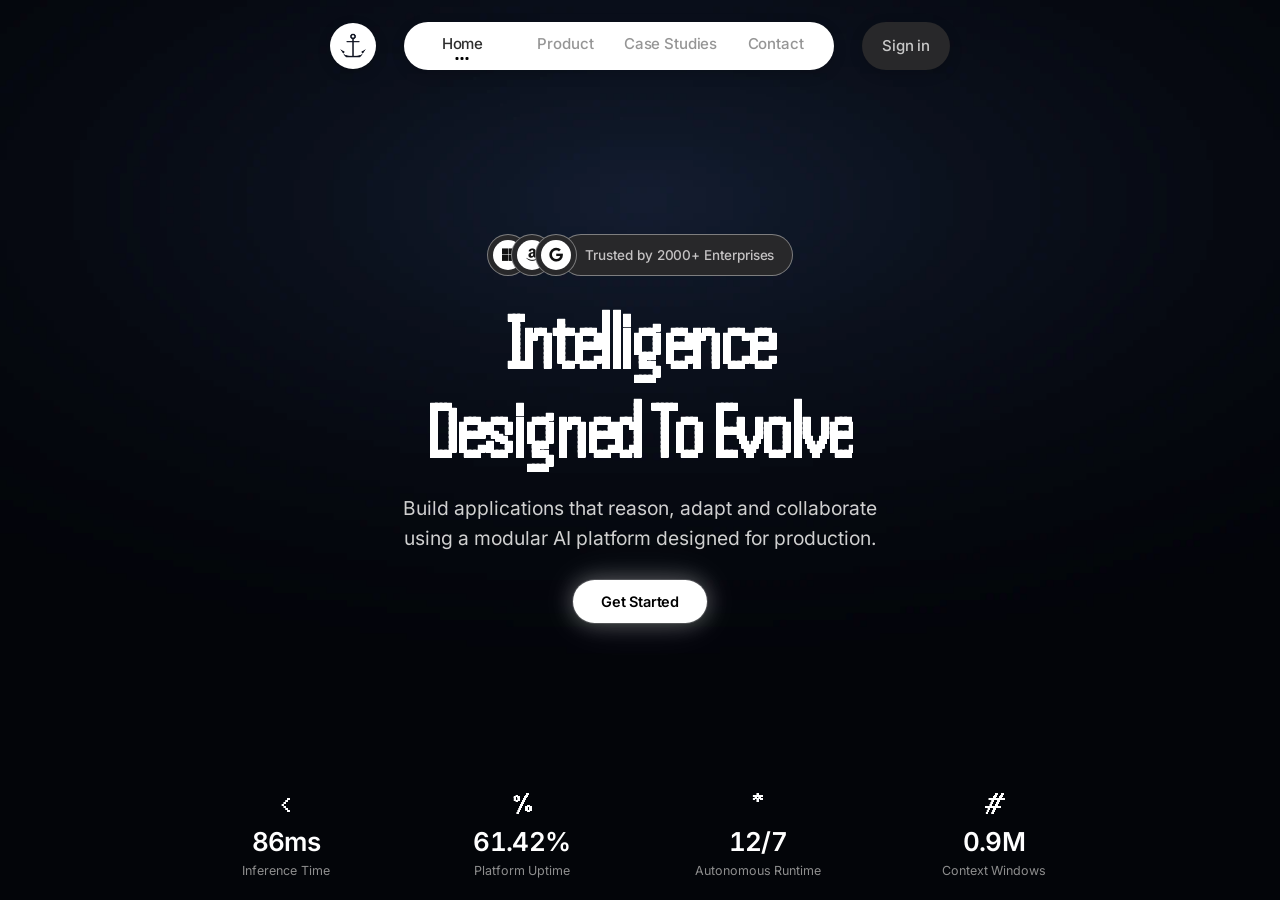
<file: anchor-website/index.html>
<!doctype html>
<html lang="en">
<head>
<meta charset="utf-8">
<meta name="viewport" content="width=device-width, initial-scale=1">
<title>Intelligence Designed To Evolve</title>

<!-- Self-hosted fonts (Inter + Handjet) and Font Awesome brands — no CDN dependency -->
<link rel="stylesheet" href="fonts/fonts.css">
<link rel="stylesheet" href="vendor/fontawesome/css/fontawesome.min.css">
<link rel="stylesheet" href="vendor/fontawesome/css/brands.min.css">

<link rel="stylesheet" href="styles.css">
</head>
<body>

  <!-- Background video -->
  <div class="bg">
    <video class="bg-video" autoplay muted loop playsinline
      poster="assets/poster.webp" preload="auto">
      <source
        src="https://d8j0ntlcm91z4.cloudfront.net/user_38xzZboKViGWJOttwIXH07lWA1P/hf_20260809_012548_ef22562c-c0ae-4816-ad9d-f8922af4e6a7.mp4"
        type="video/mp4"
      />
    </video>
  </div>

  <div class="page">

    <!-- 1) Header -->
    <header class="header">
      <a class="logo" href="#" aria-label="Home">
        <img src="assets/logo.webp" alt="" width="52" height="52">
      </a>

      <nav class="nav-pill" aria-label="Primary">
        <a class="nav-link active" href="#">Home</a>
        <a class="nav-link" href="#">Product</a>
        <a class="nav-link" href="#">Case Studies</a>
        <a class="nav-link" href="#">Contact</a>
      </nav>

      <a class="signin" href="#">Sign in</a>

      <button class="burger" type="button" aria-label="Open menu"
        aria-expanded="false" aria-controls="mobile-menu">
        <span></span><span></span><span></span>
      </button>
    </header>

    <!-- 2) Hero -->
    <main class="hero">
      <div class="trust anim" style="--d:0.05s">
        <div class="avatars">
          <span class="avatar a1"><i class="fa-brands fa-microsoft" aria-hidden="true"></i></span>
          <span class="avatar a2"><i class="fa-brands fa-amazon" aria-hidden="true"></i></span>
          <span class="avatar a3"><i class="fa-brands fa-google" aria-hidden="true"></i></span>
        </div>
        <div class="trust-pill">Trusted by 2000+ Enterprises</div>
      </div>

      <h1 class="headline anim">
        <span class="line line1">Intelligence</span>
        <span class="line line2">Designed To Evolve</span>
      </h1>

      <p class="subhead anim" style="--d:0.28s">Build applications that reason, adapt and collaborate using a modular AI platform designed for production.</p>

      <a class="cta" style="--d:0.4s" href="#">Get Started</a>
    </main>

    <!-- 3) Stats footer -->
    <footer class="stats">
      <div class="stat anim" style="--d:0.5s">
        <div class="stat-icon">&lt;</div>
        <div class="stat-value" data-target="120" data-decimals="0" data-suffix="ms">0</div>
        <div class="stat-label">Inference Time</div>
      </div>
      <div class="stat anim" style="--d:0.58s">
        <div class="stat-icon">%</div>
        <div class="stat-value" data-target="99.99" data-decimals="2" data-suffix="%">0</div>
        <div class="stat-label">Platform Uptime</div>
      </div>
      <div class="stat anim" style="--d:0.66s">
        <div class="stat-icon">*</div>
        <div class="stat-value" data-target="24" data-decimals="0" data-suffix="/7">0</div>
        <div class="stat-label">Autonomous Runtime</div>
      </div>
      <div class="stat anim" style="--d:0.74s">
        <div class="stat-icon">#</div>
        <div class="stat-value" data-target="2.4" data-decimals="1" data-suffix="M">0</div>
        <div class="stat-label">Context Windows</div>
      </div>
    </footer>

  </div>

  <!-- Mobile menu -->
  <div class="overlay" hidden></div>
  <div class="mobile-menu" id="mobile-menu" hidden>
    <a class="m-link active" href="#">Home</a>
    <a class="m-link" href="#">Product</a>
    <a class="m-link" href="#">Case Studies</a>
    <a class="m-link" href="#">Contact</a>
    <a class="m-signin" href="#">Sign in</a>
  </div>

  <script src="main.js"></script>
</body>
</html>
</file>
<file: anchor-website/fonts/fonts.css>
/* arabic */
@font-face {
  font-family: 'Handjet';
  font-style: normal;
  font-weight: 400;
  font-display: swap;
  src: url(webfonts/oY108eXHq7n1OnbQrOY_2FrEwYEMLlcdP1mCtZaLaTutCwcIhGZenU3Fgt0.woff2) format('woff2');
  unicode-range: U+0600-06FF, U+0750-077F, U+0870-088E, U+0890-0891, U+0897-08E1, U+08E3-08FF, U+200C-200E, U+2010-2011, U+204F, U+2E41, U+FB50-FDFF, U+FE70-FE74, U+FE76-FEFC, U+102E0-102FB, U+10E60-10E7E, U+10EC2-10EC4, U+10EFC-10EFF, U+1EE00-1EE03, U+1EE05-1EE1F, U+1EE21-1EE22, U+1EE24, U+1EE27, U+1EE29-1EE32, U+1EE34-1EE37, U+1EE39, U+1EE3B, U+1EE42, U+1EE47, U+1EE49, U+1EE4B, U+1EE4D-1EE4F, U+1EE51-1EE52, U+1EE54, U+1EE57, U+1EE59, U+1EE5B, U+1EE5D, U+1EE5F, U+1EE61-1EE62, U+1EE64, U+1EE67-1EE6A, U+1EE6C-1EE72, U+1EE74-1EE77, U+1EE79-1EE7C, U+1EE7E, U+1EE80-1EE89, U+1EE8B-1EE9B, U+1EEA1-1EEA3, U+1EEA5-1EEA9, U+1EEAB-1EEBB, U+1EEF0-1EEF1;
}
/* armenian */
@font-face {
  font-family: 'Handjet';
  font-style: normal;
  font-weight: 400;
  font-display: swap;
  src: url(webfonts/oY108eXHq7n1OnbQrOY_2FrEwYEMLlcdP1mCtZaLaTutCwcIhGZeiE3Fgt0.woff2) format('woff2');
  unicode-range: U+0308, U+0530-058F, U+2010, U+2024, U+25CC, U+FB13-FB17;
}
/* cyrillic-ext */
@font-face {
  font-family: 'Handjet';
  font-style: normal;
  font-weight: 400;
  font-display: swap;
  src: url(webfonts/oY108eXHq7n1OnbQrOY_2FrEwYEMLlcdP1mCtZaLaTutCwcIhGZelU3Fgt0.woff2) format('woff2');
  unicode-range: U+0460-052F, U+1C80-1C8A, U+20B4, U+2DE0-2DFF, U+A640-A69F, U+FE2E-FE2F;
}
/* cyrillic */
@font-face {
  font-family: 'Handjet';
  font-style: normal;
  font-weight: 400;
  font-display: swap;
  src: url(webfonts/oY108eXHq7n1OnbQrOY_2FrEwYEMLlcdP1mCtZaLaTutCwcIhGZenE3Fgt0.woff2) format('woff2');
  unicode-range: U+0301, U+0400-045F, U+0490-0491, U+04B0-04B1, U+2116;
}
/* greek */
@font-face {
  font-family: 'Handjet';
  font-style: normal;
  font-weight: 400;
  font-display: swap;
  src: url(webfonts/oY108eXHq7n1OnbQrOY_2FrEwYEMLlcdP1mCtZaLaTutCwcIhGZem03Fgt0.woff2) format('woff2');
  unicode-range: U+0370-0377, U+037A-037F, U+0384-038A, U+038C, U+038E-03A1, U+03A3-03FF;
}
/* hebrew */
@font-face {
  font-family: 'Handjet';
  font-style: normal;
  font-weight: 400;
  font-display: swap;
  src: url(webfonts/oY108eXHq7n1OnbQrOY_2FrEwYEMLlcdP1mCtZaLaTutCwcIhGZemk3Fgt0.woff2) format('woff2');
  unicode-range: U+0307-0308, U+0590-05FF, U+200C-2010, U+20AA, U+25CC, U+FB1D-FB4F;
}
/* vietnamese */
@font-face {
  font-family: 'Handjet';
  font-style: normal;
  font-weight: 400;
  font-display: swap;
  src: url(webfonts/oY108eXHq7n1OnbQrOY_2FrEwYEMLlcdP1mCtZaLaTutCwcIhGZel03Fgt0.woff2) format('woff2');
  unicode-range: U+0102-0103, U+0110-0111, U+0128-0129, U+0168-0169, U+01A0-01A1, U+01AF-01B0, U+0300-0301, U+0303-0304, U+0308-0309, U+0323, U+0329, U+1EA0-1EF9, U+20AB;
}
/* latin-ext */
@font-face {
  font-family: 'Handjet';
  font-style: normal;
  font-weight: 400;
  font-display: swap;
  src: url(webfonts/oY108eXHq7n1OnbQrOY_2FrEwYEMLlcdP1mCtZaLaTutCwcIhGZelk3Fgt0.woff2) format('woff2');
  unicode-range: U+0100-02BA, U+02BD-02C5, U+02C7-02CC, U+02CE-02D7, U+02DD-02FF, U+0304, U+0308, U+0329, U+1D00-1DBF, U+1E00-1E9F, U+1EF2-1EFF, U+2020, U+20A0-20AB, U+20AD-20C0, U+2113, U+2C60-2C7F, U+A720-A7FF;
}
/* latin */
@font-face {
  font-family: 'Handjet';
  font-style: normal;
  font-weight: 400;
  font-display: swap;
  src: url(webfonts/oY108eXHq7n1OnbQrOY_2FrEwYEMLlcdP1mCtZaLaTutCwcIhGZemE3F.woff2) format('woff2');
  unicode-range: U+0000-00FF, U+0131, U+0152-0153, U+02BB-02BC, U+02C6, U+02DA, U+02DC, U+0304, U+0308, U+0329, U+2000-206F, U+20AC, U+2122, U+2191, U+2193, U+2212, U+2215, U+FEFF, U+FFFD;
}
/* arabic */
@font-face {
  font-family: 'Handjet';
  font-style: normal;
  font-weight: 600;
  font-display: swap;
  src: url(webfonts/oY108eXHq7n1OnbQrOY_2FrEwYEMLlcdP1mCtZaLaTutCwcIhGZenU3Fgt0.woff2) format('woff2');
  unicode-range: U+0600-06FF, U+0750-077F, U+0870-088E, U+0890-0891, U+0897-08E1, U+08E3-08FF, U+200C-200E, U+2010-2011, U+204F, U+2E41, U+FB50-FDFF, U+FE70-FE74, U+FE76-FEFC, U+102E0-102FB, U+10E60-10E7E, U+10EC2-10EC4, U+10EFC-10EFF, U+1EE00-1EE03, U+1EE05-1EE1F, U+1EE21-1EE22, U+1EE24, U+1EE27, U+1EE29-1EE32, U+1EE34-1EE37, U+1EE39, U+1EE3B, U+1EE42, U+1EE47, U+1EE49, U+1EE4B, U+1EE4D-1EE4F, U+1EE51-1EE52, U+1EE54, U+1EE57, U+1EE59, U+1EE5B, U+1EE5D, U+1EE5F, U+1EE61-1EE62, U+1EE64, U+1EE67-1EE6A, U+1EE6C-1EE72, U+1EE74-1EE77, U+1EE79-1EE7C, U+1EE7E, U+1EE80-1EE89, U+1EE8B-1EE9B, U+1EEA1-1EEA3, U+1EEA5-1EEA9, U+1EEAB-1EEBB, U+1EEF0-1EEF1;
}
/* armenian */
@font-face {
  font-family: 'Handjet';
  font-style: normal;
  font-weight: 600;
  font-display: swap;
  src: url(webfonts/oY108eXHq7n1OnbQrOY_2FrEwYEMLlcdP1mCtZaLaTutCwcIhGZeiE3Fgt0.woff2) format('woff2');
  unicode-range: U+0308, U+0530-058F, U+2010, U+2024, U+25CC, U+FB13-FB17;
}
/* cyrillic-ext */
@font-face {
  font-family: 'Handjet';
  font-style: normal;
  font-weight: 600;
  font-display: swap;
  src: url(webfonts/oY108eXHq7n1OnbQrOY_2FrEwYEMLlcdP1mCtZaLaTutCwcIhGZelU3Fgt0.woff2) format('woff2');
  unicode-range: U+0460-052F, U+1C80-1C8A, U+20B4, U+2DE0-2DFF, U+A640-A69F, U+FE2E-FE2F;
}
/* cyrillic */
@font-face {
  font-family: 'Handjet';
  font-style: normal;
  font-weight: 600;
  font-display: swap;
  src: url(webfonts/oY108eXHq7n1OnbQrOY_2FrEwYEMLlcdP1mCtZaLaTutCwcIhGZenE3Fgt0.woff2) format('woff2');
  unicode-range: U+0301, U+0400-045F, U+0490-0491, U+04B0-04B1, U+2116;
}
/* greek */
@font-face {
  font-family: 'Handjet';
  font-style: normal;
  font-weight: 600;
  font-display: swap;
  src: url(webfonts/oY108eXHq7n1OnbQrOY_2FrEwYEMLlcdP1mCtZaLaTutCwcIhGZem03Fgt0.woff2) format('woff2');
  unicode-range: U+0370-0377, U+037A-037F, U+0384-038A, U+038C, U+038E-03A1, U+03A3-03FF;
}
/* hebrew */
@font-face {
  font-family: 'Handjet';
  font-style: normal;
  font-weight: 600;
  font-display: swap;
  src: url(webfonts/oY108eXHq7n1OnbQrOY_2FrEwYEMLlcdP1mCtZaLaTutCwcIhGZemk3Fgt0.woff2) format('woff2');
  unicode-range: U+0307-0308, U+0590-05FF, U+200C-2010, U+20AA, U+25CC, U+FB1D-FB4F;
}
/* vietnamese */
@font-face {
  font-family: 'Handjet';
  font-style: normal;
  font-weight: 600;
  font-display: swap;
  src: url(webfonts/oY108eXHq7n1OnbQrOY_2FrEwYEMLlcdP1mCtZaLaTutCwcIhGZel03Fgt0.woff2) format('woff2');
  unicode-range: U+0102-0103, U+0110-0111, U+0128-0129, U+0168-0169, U+01A0-01A1, U+01AF-01B0, U+0300-0301, U+0303-0304, U+0308-0309, U+0323, U+0329, U+1EA0-1EF9, U+20AB;
}
/* latin-ext */
@font-face {
  font-family: 'Handjet';
  font-style: normal;
  font-weight: 600;
  font-display: swap;
  src: url(webfonts/oY108eXHq7n1OnbQrOY_2FrEwYEMLlcdP1mCtZaLaTutCwcIhGZelk3Fgt0.woff2) format('woff2');
  unicode-range: U+0100-02BA, U+02BD-02C5, U+02C7-02CC, U+02CE-02D7, U+02DD-02FF, U+0304, U+0308, U+0329, U+1D00-1DBF, U+1E00-1E9F, U+1EF2-1EFF, U+2020, U+20A0-20AB, U+20AD-20C0, U+2113, U+2C60-2C7F, U+A720-A7FF;
}
/* latin */
@font-face {
  font-family: 'Handjet';
  font-style: normal;
  font-weight: 600;
  font-display: swap;
  src: url(webfonts/oY108eXHq7n1OnbQrOY_2FrEwYEMLlcdP1mCtZaLaTutCwcIhGZemE3F.woff2) format('woff2');
  unicode-range: U+0000-00FF, U+0131, U+0152-0153, U+02BB-02BC, U+02C6, U+02DA, U+02DC, U+0304, U+0308, U+0329, U+2000-206F, U+20AC, U+2122, U+2191, U+2193, U+2212, U+2215, U+FEFF, U+FFFD;
}
/* arabic */
@font-face {
  font-family: 'Handjet';
  font-style: normal;
  font-weight: 700;
  font-display: swap;
  src: url(webfonts/oY108eXHq7n1OnbQrOY_2FrEwYEMLlcdP1mCtZaLaTutCwcIhGZenU3Fgt0.woff2) format('woff2');
  unicode-range: U+0600-06FF, U+0750-077F, U+0870-088E, U+0890-0891, U+0897-08E1, U+08E3-08FF, U+200C-200E, U+2010-2011, U+204F, U+2E41, U+FB50-FDFF, U+FE70-FE74, U+FE76-FEFC, U+102E0-102FB, U+10E60-10E7E, U+10EC2-10EC4, U+10EFC-10EFF, U+1EE00-1EE03, U+1EE05-1EE1F, U+1EE21-1EE22, U+1EE24, U+1EE27, U+1EE29-1EE32, U+1EE34-1EE37, U+1EE39, U+1EE3B, U+1EE42, U+1EE47, U+1EE49, U+1EE4B, U+1EE4D-1EE4F, U+1EE51-1EE52, U+1EE54, U+1EE57, U+1EE59, U+1EE5B, U+1EE5D, U+1EE5F, U+1EE61-1EE62, U+1EE64, U+1EE67-1EE6A, U+1EE6C-1EE72, U+1EE74-1EE77, U+1EE79-1EE7C, U+1EE7E, U+1EE80-1EE89, U+1EE8B-1EE9B, U+1EEA1-1EEA3, U+1EEA5-1EEA9, U+1EEAB-1EEBB, U+1EEF0-1EEF1;
}
/* armenian */
@font-face {
  font-family: 'Handjet';
  font-style: normal;
  font-weight: 700;
  font-display: swap;
  src: url(webfonts/oY108eXHq7n1OnbQrOY_2FrEwYEMLlcdP1mCtZaLaTutCwcIhGZeiE3Fgt0.woff2) format('woff2');
  unicode-range: U+0308, U+0530-058F, U+2010, U+2024, U+25CC, U+FB13-FB17;
}
/* cyrillic-ext */
@font-face {
  font-family: 'Handjet';
  font-style: normal;
  font-weight: 700;
  font-display: swap;
  src: url(webfonts/oY108eXHq7n1OnbQrOY_2FrEwYEMLlcdP1mCtZaLaTutCwcIhGZelU3Fgt0.woff2) format('woff2');
  unicode-range: U+0460-052F, U+1C80-1C8A, U+20B4, U+2DE0-2DFF, U+A640-A69F, U+FE2E-FE2F;
}
/* cyrillic */
@font-face {
  font-family: 'Handjet';
  font-style: normal;
  font-weight: 700;
  font-display: swap;
  src: url(webfonts/oY108eXHq7n1OnbQrOY_2FrEwYEMLlcdP1mCtZaLaTutCwcIhGZenE3Fgt0.woff2) format('woff2');
  unicode-range: U+0301, U+0400-045F, U+0490-0491, U+04B0-04B1, U+2116;
}
/* greek */
@font-face {
  font-family: 'Handjet';
  font-style: normal;
  font-weight: 700;
  font-display: swap;
  src: url(webfonts/oY108eXHq7n1OnbQrOY_2FrEwYEMLlcdP1mCtZaLaTutCwcIhGZem03Fgt0.woff2) format('woff2');
  unicode-range: U+0370-0377, U+037A-037F, U+0384-038A, U+038C, U+038E-03A1, U+03A3-03FF;
}
/* hebrew */
@font-face {
  font-family: 'Handjet';
  font-style: normal;
  font-weight: 700;
  font-display: swap;
  src: url(webfonts/oY108eXHq7n1OnbQrOY_2FrEwYEMLlcdP1mCtZaLaTutCwcIhGZemk3Fgt0.woff2) format('woff2');
  unicode-range: U+0307-0308, U+0590-05FF, U+200C-2010, U+20AA, U+25CC, U+FB1D-FB4F;
}
/* vietnamese */
@font-face {
  font-family: 'Handjet';
  font-style: normal;
  font-weight: 700;
  font-display: swap;
  src: url(webfonts/oY108eXHq7n1OnbQrOY_2FrEwYEMLlcdP1mCtZaLaTutCwcIhGZel03Fgt0.woff2) format('woff2');
  unicode-range: U+0102-0103, U+0110-0111, U+0128-0129, U+0168-0169, U+01A0-01A1, U+01AF-01B0, U+0300-0301, U+0303-0304, U+0308-0309, U+0323, U+0329, U+1EA0-1EF9, U+20AB;
}
/* latin-ext */
@font-face {
  font-family: 'Handjet';
  font-style: normal;
  font-weight: 700;
  font-display: swap;
  src: url(webfonts/oY108eXHq7n1OnbQrOY_2FrEwYEMLlcdP1mCtZaLaTutCwcIhGZelk3Fgt0.woff2) format('woff2');
  unicode-range: U+0100-02BA, U+02BD-02C5, U+02C7-02CC, U+02CE-02D7, U+02DD-02FF, U+0304, U+0308, U+0329, U+1D00-1DBF, U+1E00-1E9F, U+1EF2-1EFF, U+2020, U+20A0-20AB, U+20AD-20C0, U+2113, U+2C60-2C7F, U+A720-A7FF;
}
/* latin */
@font-face {
  font-family: 'Handjet';
  font-style: normal;
  font-weight: 700;
  font-display: swap;
  src: url(webfonts/oY108eXHq7n1OnbQrOY_2FrEwYEMLlcdP1mCtZaLaTutCwcIhGZemE3F.woff2) format('woff2');
  unicode-range: U+0000-00FF, U+0131, U+0152-0153, U+02BB-02BC, U+02C6, U+02DA, U+02DC, U+0304, U+0308, U+0329, U+2000-206F, U+20AC, U+2122, U+2191, U+2193, U+2212, U+2215, U+FEFF, U+FFFD;
}
/* cyrillic-ext */
@font-face {
  font-family: 'Inter';
  font-style: normal;
  font-weight: 400;
  font-display: swap;
  src: url(webfonts/UcC73FwrK3iLTeHuS_nVMrMxCp50SjIa2JL7SUc.woff2) format('woff2');
  unicode-range: U+0460-052F, U+1C80-1C8A, U+20B4, U+2DE0-2DFF, U+A640-A69F, U+FE2E-FE2F;
}
/* cyrillic */
@font-face {
  font-family: 'Inter';
  font-style: normal;
  font-weight: 400;
  font-display: swap;
  src: url(webfonts/UcC73FwrK3iLTeHuS_nVMrMxCp50SjIa0ZL7SUc.woff2) format('woff2');
  unicode-range: U+0301, U+0400-045F, U+0490-0491, U+04B0-04B1, U+2116;
}
/* greek-ext */
@font-face {
  font-family: 'Inter';
  font-style: normal;
  font-weight: 400;
  font-display: swap;
  src: url(webfonts/UcC73FwrK3iLTeHuS_nVMrMxCp50SjIa2ZL7SUc.woff2) format('woff2');
  unicode-range: U+1F00-1FFF;
}
/* greek */
@font-face {
  font-family: 'Inter';
  font-style: normal;
  font-weight: 400;
  font-display: swap;
  src: url(webfonts/UcC73FwrK3iLTeHuS_nVMrMxCp50SjIa1pL7SUc.woff2) format('woff2');
  unicode-range: U+0370-0377, U+037A-037F, U+0384-038A, U+038C, U+038E-03A1, U+03A3-03FF;
}
/* vietnamese */
@font-face {
  font-family: 'Inter';
  font-style: normal;
  font-weight: 400;
  font-display: swap;
  src: url(webfonts/UcC73FwrK3iLTeHuS_nVMrMxCp50SjIa2pL7SUc.woff2) format('woff2');
  unicode-range: U+0102-0103, U+0110-0111, U+0128-0129, U+0168-0169, U+01A0-01A1, U+01AF-01B0, U+0300-0301, U+0303-0304, U+0308-0309, U+0323, U+0329, U+1EA0-1EF9, U+20AB;
}
/* latin-ext */
@font-face {
  font-family: 'Inter';
  font-style: normal;
  font-weight: 400;
  font-display: swap;
  src: url(webfonts/UcC73FwrK3iLTeHuS_nVMrMxCp50SjIa25L7SUc.woff2) format('woff2');
  unicode-range: U+0100-02BA, U+02BD-02C5, U+02C7-02CC, U+02CE-02D7, U+02DD-02FF, U+0304, U+0308, U+0329, U+1D00-1DBF, U+1E00-1E9F, U+1EF2-1EFF, U+2020, U+20A0-20AB, U+20AD-20C0, U+2113, U+2C60-2C7F, U+A720-A7FF;
}
/* latin */
@font-face {
  font-family: 'Inter';
  font-style: normal;
  font-weight: 400;
  font-display: swap;
  src: url(webfonts/UcC73FwrK3iLTeHuS_nVMrMxCp50SjIa1ZL7.woff2) format('woff2');
  unicode-range: U+0000-00FF, U+0131, U+0152-0153, U+02BB-02BC, U+02C6, U+02DA, U+02DC, U+0304, U+0308, U+0329, U+2000-206F, U+20AC, U+2122, U+2191, U+2193, U+2212, U+2215, U+FEFF, U+FFFD;
}
/* cyrillic-ext */
@font-face {
  font-family: 'Inter';
  font-style: normal;
  font-weight: 500;
  font-display: swap;
  src: url(webfonts/UcC73FwrK3iLTeHuS_nVMrMxCp50SjIa2JL7SUc.woff2) format('woff2');
  unicode-range: U+0460-052F, U+1C80-1C8A, U+20B4, U+2DE0-2DFF, U+A640-A69F, U+FE2E-FE2F;
}
/* cyrillic */
@font-face {
  font-family: 'Inter';
  font-style: normal;
  font-weight: 500;
  font-display: swap;
  src: url(webfonts/UcC73FwrK3iLTeHuS_nVMrMxCp50SjIa0ZL7SUc.woff2) format('woff2');
  unicode-range: U+0301, U+0400-045F, U+0490-0491, U+04B0-04B1, U+2116;
}
/* greek-ext */
@font-face {
  font-family: 'Inter';
  font-style: normal;
  font-weight: 500;
  font-display: swap;
  src: url(webfonts/UcC73FwrK3iLTeHuS_nVMrMxCp50SjIa2ZL7SUc.woff2) format('woff2');
  unicode-range: U+1F00-1FFF;
}
/* greek */
@font-face {
  font-family: 'Inter';
  font-style: normal;
  font-weight: 500;
  font-display: swap;
  src: url(webfonts/UcC73FwrK3iLTeHuS_nVMrMxCp50SjIa1pL7SUc.woff2) format('woff2');
  unicode-range: U+0370-0377, U+037A-037F, U+0384-038A, U+038C, U+038E-03A1, U+03A3-03FF;
}
/* vietnamese */
@font-face {
  font-family: 'Inter';
  font-style: normal;
  font-weight: 500;
  font-display: swap;
  src: url(webfonts/UcC73FwrK3iLTeHuS_nVMrMxCp50SjIa2pL7SUc.woff2) format('woff2');
  unicode-range: U+0102-0103, U+0110-0111, U+0128-0129, U+0168-0169, U+01A0-01A1, U+01AF-01B0, U+0300-0301, U+0303-0304, U+0308-0309, U+0323, U+0329, U+1EA0-1EF9, U+20AB;
}
/* latin-ext */
@font-face {
  font-family: 'Inter';
  font-style: normal;
  font-weight: 500;
  font-display: swap;
  src: url(webfonts/UcC73FwrK3iLTeHuS_nVMrMxCp50SjIa25L7SUc.woff2) format('woff2');
  unicode-range: U+0100-02BA, U+02BD-02C5, U+02C7-02CC, U+02CE-02D7, U+02DD-02FF, U+0304, U+0308, U+0329, U+1D00-1DBF, U+1E00-1E9F, U+1EF2-1EFF, U+2020, U+20A0-20AB, U+20AD-20C0, U+2113, U+2C60-2C7F, U+A720-A7FF;
}
/* latin */
@font-face {
  font-family: 'Inter';
  font-style: normal;
  font-weight: 500;
  font-display: swap;
  src: url(webfonts/UcC73FwrK3iLTeHuS_nVMrMxCp50SjIa1ZL7.woff2) format('woff2');
  unicode-range: U+0000-00FF, U+0131, U+0152-0153, U+02BB-02BC, U+02C6, U+02DA, U+02DC, U+0304, U+0308, U+0329, U+2000-206F, U+20AC, U+2122, U+2191, U+2193, U+2212, U+2215, U+FEFF, U+FFFD;
}
/* cyrillic-ext */
@font-face {
  font-family: 'Inter';
  font-style: normal;
  font-weight: 600;
  font-display: swap;
  src: url(webfonts/UcC73FwrK3iLTeHuS_nVMrMxCp50SjIa2JL7SUc.woff2) format('woff2');
  unicode-range: U+0460-052F, U+1C80-1C8A, U+20B4, U+2DE0-2DFF, U+A640-A69F, U+FE2E-FE2F;
}
/* cyrillic */
@font-face {
  font-family: 'Inter';
  font-style: normal;
  font-weight: 600;
  font-display: swap;
  src: url(webfonts/UcC73FwrK3iLTeHuS_nVMrMxCp50SjIa0ZL7SUc.woff2) format('woff2');
  unicode-range: U+0301, U+0400-045F, U+0490-0491, U+04B0-04B1, U+2116;
}
/* greek-ext */
@font-face {
  font-family: 'Inter';
  font-style: normal;
  font-weight: 600;
  font-display: swap;
  src: url(webfonts/UcC73FwrK3iLTeHuS_nVMrMxCp50SjIa2ZL7SUc.woff2) format('woff2');
  unicode-range: U+1F00-1FFF;
}
/* greek */
@font-face {
  font-family: 'Inter';
  font-style: normal;
  font-weight: 600;
  font-display: swap;
  src: url(webfonts/UcC73FwrK3iLTeHuS_nVMrMxCp50SjIa1pL7SUc.woff2) format('woff2');
  unicode-range: U+0370-0377, U+037A-037F, U+0384-038A, U+038C, U+038E-03A1, U+03A3-03FF;
}
/* vietnamese */
@font-face {
  font-family: 'Inter';
  font-style: normal;
  font-weight: 600;
  font-display: swap;
  src: url(webfonts/UcC73FwrK3iLTeHuS_nVMrMxCp50SjIa2pL7SUc.woff2) format('woff2');
  unicode-range: U+0102-0103, U+0110-0111, U+0128-0129, U+0168-0169, U+01A0-01A1, U+01AF-01B0, U+0300-0301, U+0303-0304, U+0308-0309, U+0323, U+0329, U+1EA0-1EF9, U+20AB;
}
/* latin-ext */
@font-face {
  font-family: 'Inter';
  font-style: normal;
  font-weight: 600;
  font-display: swap;
  src: url(webfonts/UcC73FwrK3iLTeHuS_nVMrMxCp50SjIa25L7SUc.woff2) format('woff2');
  unicode-range: U+0100-02BA, U+02BD-02C5, U+02C7-02CC, U+02CE-02D7, U+02DD-02FF, U+0304, U+0308, U+0329, U+1D00-1DBF, U+1E00-1E9F, U+1EF2-1EFF, U+2020, U+20A0-20AB, U+20AD-20C0, U+2113, U+2C60-2C7F, U+A720-A7FF;
}
/* latin */
@font-face {
  font-family: 'Inter';
  font-style: normal;
  font-weight: 600;
  font-display: swap;
  src: url(webfonts/UcC73FwrK3iLTeHuS_nVMrMxCp50SjIa1ZL7.woff2) format('woff2');
  unicode-range: U+0000-00FF, U+0131, U+0152-0153, U+02BB-02BC, U+02C6, U+02DA, U+02DC, U+0304, U+0308, U+0329, U+2000-206F, U+20AC, U+2122, U+2191, U+2193, U+2212, U+2215, U+FEFF, U+FFFD;
}
</file>
<file: anchor-website/styles.css>
/* ============ Fonts ============ */
@font-face{
  font-family:"Geist Pixel Circle";
  src:url("fonts/GeistPixel-Circle.woff2") format("woff2");
  font-weight:400;
  font-display:swap;
}

/* ============ Tokens ============ */
:root{
  --bg:#000000;
  --text:#ffffff;
  --muted:#8e8e8e;
  --nav-text:#2e2e2e;
  --pill-dark:#28282a;
  --sign-in-text:#c8c8c8;
  --nav-shadow:0 4px 14px rgba(0,0,0,0.16);
  --trust-bg:#28282a;
  --trust-border:rgba(255,255,255,0.4);
  --trust-text:#c4c2c3;
  --font-sans:"Inter","Segoe UI",system-ui,sans-serif;
  --font-display:"Handjet","Geist Pixel Circle",monospace;
}

/* ============ Reset ============ */
*{box-sizing:border-box;margin:0;padding:0}
html,body{height:100%}
body{
  background:var(--bg);
  color:var(--text);
  font-family:var(--font-sans);
  overflow:hidden;
  height:100vh;
  height:100dvh;
  -webkit-font-smoothing:antialiased;
  -moz-osx-font-smoothing:grayscale;
  text-rendering:optimizeLegibility;
}
a{color:inherit;text-decoration:none}
img{display:block;max-width:100%}
[hidden]{display:none!important}
button{font-family:inherit;border:none;background:none;cursor:pointer;color:inherit}

/* ============ Background video ============ */
.bg{
  position:absolute;
  inset:0;
  /* matches assets/poster.webp so first paint is clean before the video loads */
  background:radial-gradient(120% 92% at 50% 22%,#0f1727 0%,#070b12 46%,var(--bg) 82%);
  overflow:hidden;
  z-index:0;
}
.bg-video{
  position:absolute;
  inset:0;
  width:100%;
  height:100%;
  object-fit:cover;
  pointer-events:none;
  z-index:0;
  background:var(--bg);
}

/* ============ Page shell ============ */
.page{
  position:relative;
  z-index:1;
  display:flex;
  flex-direction:column;
  align-items:center;
  height:100vh;
  height:100dvh;
  overflow:hidden;
  padding:clamp(16px,2.4vh,28px) clamp(14px,3vw,32px);
}
.header,.hero,.stats,.mobile-menu{z-index:1}

/* ============ 1) Header ============ */
.header{
  flex-shrink:0;
  width:100%;
  max-width:720px;
  display:flex;
  align-items:center;
  justify-content:center;
  gap:clamp(18px,2.8vw,28px);
  animation:slideDown 0.7s cubic-bezier(0.22,1,0.36,1) both;
}

/* Logo */
.logo{
  flex-shrink:0;
  width:clamp(40px,4.4vw,46px);
  height:clamp(40px,4.4vw,46px);
  border-radius:50%;
  background:#fff;
  box-shadow:var(--nav-shadow);
  display:grid;
  place-items:center;
  overflow:hidden;
  transition:transform 0.25s ease;
}
.logo:hover{transform:scale(1.04)}
.logo img{
  width:72%;
  height:72%;
  object-fit:contain;
}

/* Nav pill */
.nav-pill{
  flex:1;
  max-width:430px;
  height:clamp(44px,5.2vw,48px);
  display:flex;
  align-items:center;
  justify-content:space-between;
  gap:2px;
  padding:4px 8px;
  background:#fff;
  border-radius:999px;
  box-shadow:var(--nav-shadow);
}
.nav-link{
  position:relative;
  flex:1;
  text-align:center;
  padding:8px 6px 12px;
  color:var(--nav-text);
  font-family:var(--font-sans);
  font-weight:500;
  font-size:clamp(13px,1.4vw,15px);
  letter-spacing:-0.01em;
  opacity:0.5;
  transition:opacity 0.2s ease;
  white-space:nowrap;
}
.nav-link:hover{opacity:0.75}
.nav-link.active{opacity:1}
.nav-link.active::after{
  content:"";
  position:absolute;
  left:50%;
  bottom:5px;
  width:3px;
  height:3px;
  background:#000;
  border-radius:1px;
  transform:translateX(-50%);
  box-shadow:-5px 0 0 #000, 5px 0 0 #000;
}

/* Sign in */
.signin{
  flex-shrink:0;
  height:clamp(44px,5.2vw,48px);
  display:inline-flex;
  align-items:center;
  padding:0 clamp(16px,1.8vw,20px);
  background:var(--pill-dark);
  color:var(--sign-in-text);
  border-radius:999px;
  box-shadow:var(--nav-shadow);
  font-weight:500;
  font-size:clamp(13px,1.4vw,15px);
  letter-spacing:-0.01em;
  white-space:nowrap;
  transition:background 0.2s ease,color 0.2s ease,transform 0.2s ease;
}
.signin:hover{background:#323234;color:#fff;transform:translateY(-1px)}

/* Burger (mobile only) */
.burger{
  display:none;
  flex-shrink:0;
  width:48px;
  height:48px;
  border-radius:50%;
  background:var(--pill-dark);
  box-shadow:var(--nav-shadow);
  position:relative;
  transition:background 0.28s ease;
}
.burger span{
  position:absolute;
  left:50%;
  top:50%;
  width:18px;
  height:1.5px;
  background:#fff;
  border-radius:2px;
  transform:translate(-50%,-50%);
  transition:transform 0.32s cubic-bezier(0.22,1,0.36,1),background 0.28s ease,opacity 0.2s ease;
}
.burger span:nth-child(1){transform:translate(-50%,calc(-50% - 6.5px))}
.burger span:nth-child(3){transform:translate(-50%,calc(-50% + 6.5px))}
.burger.open{background:#fff}
.burger.open span{background:#111}
.burger.open span:nth-child(1){transform:translate(-50%,-50%) rotate(45deg)}
.burger.open span:nth-child(2){opacity:0}
.burger.open span:nth-child(3){transform:translate(-50%,-50%) rotate(-45deg)}

/* ============ 2) Hero ============ */
.hero{
  flex:1;
  width:100%;
  max-width:900px;
  display:flex;
  flex-direction:column;
  align-items:center;
  justify-content:center;
  text-align:center;
}

/* Trust row */
.trust{
  --trust-size:clamp(36px,4.5vw,42px);
  display:inline-flex;
  align-items:center;
  margin-bottom:clamp(16px,2.5vh,26px);
}
.avatars{display:inline-flex;align-items:center}
.avatar{
  position:relative;
  width:var(--trust-size);
  height:var(--trust-size);
  border-radius:50%;
  background:var(--trust-bg);
  border:1px solid var(--trust-border);
  padding:5px;
  display:grid;
  place-items:center;
  transition:transform 0.35s cubic-bezier(0.22,1,0.36,1);
}
.avatar::before{
  content:"";
  position:absolute;
  inset:5px;
  background:#fff;
  border-radius:50%;
  z-index:0;
}
.avatar i{
  position:relative;
  z-index:1;
  color:#111;
  font-size:calc(var(--trust-size) * 0.34);
  line-height:1;
}
.avatar.a1{z-index:1}
.avatar.a2{z-index:2;margin-left:calc(var(--trust-size) * -0.42)}
.avatar.a3{z-index:4;margin-left:calc(var(--trust-size) * -0.42)}
.trust:hover .a1{transform:translateY(-2px)}
.trust:hover .a2{transform:translateY(-4px)}
.trust:hover .a3{transform:translateY(-2px)}

.trust-pill{
  position:relative;
  z-index:3;
  height:var(--trust-size);
  display:inline-flex;
  align-items:center;
  margin-left:calc(var(--trust-size) * -0.42);
  padding-left:calc(var(--trust-size) * 0.58);
  padding-right:clamp(14px,1.6vw,18px);
  background:var(--trust-bg);
  border:1px solid var(--trust-border);
  border-radius:999px;
  color:var(--trust-text);
  font-family:var(--font-sans);
  font-weight:500;
  font-size:clamp(12px,1.4vw,13.5px);
  letter-spacing:-0.01em;
  white-space:nowrap;
}

/* Headline */
.headline{
  font-family:var(--font-display);
  color:#fff;
  font-size:clamp(28px,6.2vw,80px);
  letter-spacing:-0.04em;
  line-height:1.12;
  overflow:hidden;
}
.headline.anim{animation:none;opacity:1;transform:none;filter:none}
.headline .line{
  display:block;
  white-space:nowrap;
  overflow:hidden;
  opacity:0;
  transform:translateY(14px);
  animation:headlineFade 0.85s cubic-bezier(0.22,1,0.36,1) forwards;
}
.headline .line1{animation-delay:0.12s}
.headline .line2{animation-delay:0.3s}

/* Subhead */
.subhead{
  max-width:min(500px,92%);
  margin-top:clamp(14px,2vh,20px);
  color:#d0d0d0;
  opacity:0.8;
  font-size:clamp(calc(13.5px + 2pt),calc(1.55vw + 2pt),calc(16.5px + 2pt));
  font-weight:400;
  line-height:1.55;
}

/* CTA */
.cta{
  margin-top:clamp(20px,3vh,30px);
  display:inline-flex;
  align-items:center;
  justify-content:center;
  padding:clamp(11px,1.6vh,13px) clamp(22px,3vw,28px);
  background:#fff;
  color:#000;
  border-radius:999px;
  font-family:var(--font-sans);
  font-weight:600;
  font-size:clamp(13.5px,1.5vw,14.5px);
  letter-spacing:-0.01em;
  box-shadow:0 0 0 1px rgba(255,255,255,0.15),0 0 22px rgba(255,255,255,0.32),0 0 44px rgba(255,255,255,0.12);
  opacity:0;
  transform:translateY(22px) scale(0.98);
  filter:blur(6px);
  animation:revealPulse 0.85s cubic-bezier(0.22,1,0.36,1) forwards;
  animation-delay:var(--d,0s);
  transition:transform 0.25s ease,box-shadow 0.25s ease;
}
.cta:hover{
  transform:translateY(-2px) scale(1.02);
  box-shadow:0 0 0 1px rgba(255,255,255,0.25),0 0 30px rgba(255,255,255,0.45),0 0 60px rgba(255,255,255,0.2);
}

/* ============ 3) Stats footer ============ */
.stats{
  flex-shrink:0;
  width:100%;
  max-width:920px;
  display:grid;
  grid-template-columns:repeat(4,1fr);
  gap:clamp(12px,2vw,24px);
}
.stat{
  display:flex;
  flex-direction:column;
  align-items:center;
  text-align:center;
  gap:6px;
}
.stat-icon{
  font-family:var(--font-display);
  color:#fff;
  font-size:clamp(22px,3vw,33px);
  line-height:1;
}
.stat-value{
  font-family:var(--font-sans);
  color:#fff;
  font-weight:600;
  font-size:clamp(18px,2.2vw,26px);
  letter-spacing:-0.025em;
  font-variant-numeric:tabular-nums;
}
.stat-label{
  color:var(--muted);
  font-size:clamp(11px,1.2vw,12.5px);
  letter-spacing:-0.005em;
}

/* ============ Shared entrance animation ============ */
.anim{
  opacity:0;
  transform:translateY(22px) scale(0.98);
  filter:blur(6px);
  animation:reveal 0.85s cubic-bezier(0.22,1,0.36,1) forwards;
  animation-delay:var(--d,0s);
}

@keyframes reveal{
  to{opacity:1;transform:translateY(0) scale(1);filter:blur(0)}
}
@keyframes revealPulse{
  0%{opacity:0;transform:translateY(22px) scale(0.98);filter:blur(6px)}
  70%{opacity:1;transform:translateY(0) scale(1.03);filter:blur(0)}
  100%{opacity:1;transform:translateY(0) scale(1);filter:blur(0)}
}
@keyframes slideDown{
  from{opacity:0;transform:translateY(-18px)}
  to{opacity:1;transform:translateY(0)}
}
@keyframes headlineFade{
  to{opacity:1;transform:translateY(0)}
}

/* ============ Mobile menu animations ============ */
.overlay{
  position:fixed;
  inset:0;
  z-index:40;
  background:rgba(0,0,0,0.62);
  backdrop-filter:blur(6px);
  -webkit-backdrop-filter:blur(6px);
  animation:overlayIn 0.28s ease both;
}
.mobile-menu{
  position:fixed;
  z-index:41;
  left:50%;
  top:clamp(76px,12vh,104px);
  transform:translateX(-50%);
  width:min(360px,calc(100vw - 28px));
  background:#fff;
  border-radius:28px;
  padding:22px 18px 20px;
  box-shadow:0 20px 60px rgba(0,0,0,0.45);
  display:flex;
  flex-direction:column;
  gap:4px;
  animation:menuIn 0.38s cubic-bezier(0.22,1,0.36,1) both;
}
.m-link{
  position:relative;
  text-align:center;
  padding:14px 8px 18px;
  color:var(--nav-text);
  font-weight:500;
  font-size:16px;
  letter-spacing:-0.01em;
  opacity:0;
  transform:translateY(10px);
  animation:linkIn 0.4s cubic-bezier(0.22,1,0.36,1) forwards;
}
.m-link.active{color:#000}
.m-link.active::after{
  content:"";
  position:absolute;
  left:50%;
  bottom:8px;
  width:3px;
  height:3px;
  background:#000;
  border-radius:1px;
  transform:translateX(-50%);
  box-shadow:-5px 0 0 #000, 5px 0 0 #000;
}
.m-signin{
  margin-top:8px;
  text-align:center;
  padding:15px;
  background:var(--pill-dark);
  color:#fff;
  border-radius:999px;
  font-weight:500;
  font-size:15px;
  opacity:0;
  transform:translateY(10px);
  animation:linkIn 0.4s cubic-bezier(0.22,1,0.36,1) forwards;
}
.mobile-menu .m-link:nth-child(1){animation-delay:0.06s}
.mobile-menu .m-link:nth-child(2){animation-delay:0.12s}
.mobile-menu .m-link:nth-child(3){animation-delay:0.18s}
.mobile-menu .m-link:nth-child(4){animation-delay:0.24s}
.mobile-menu .m-signin{animation-delay:0.3s}

@keyframes overlayIn{from{opacity:0}to{opacity:1}}
@keyframes menuIn{
  from{opacity:0;transform:translateX(-50%) translateY(-12px) scale(0.97)}
  to{opacity:1;transform:translateX(-50%) translateY(0) scale(1)}
}
@keyframes linkIn{to{opacity:1;transform:translateY(0)}}

body.menu-open{overflow:hidden}

/* ============ Breakpoints ============ */
@media (max-width:720px){
  .nav-pill,.signin{display:none}
  .burger{display:block}
  .header{justify-content:space-between;max-width:none}
  .logo{width:48px;height:48px}

  .headline{letter-spacing:-0.08em;line-height:1.05}
  .stats{grid-template-columns:repeat(2,1fr);gap:clamp(14px,4vw,22px) clamp(12px,3vw,20px)}
}

@media (max-height:700px){
  .hero{justify-content:center}
  .trust{margin-bottom:clamp(10px,1.6vh,16px)}
  .subhead{margin-top:clamp(10px,1.4vh,14px)}
  .cta{margin-top:clamp(14px,2vh,20px)}
}

@media (max-width:420px){
  .trust{--trust-size:34px}
  .trust-pill{font-size:12px}
  .headline{letter-spacing:-0.09em;line-height:1.04}
}

/* ============ Reduced motion ============ */
@media (prefers-reduced-motion:reduce){
  *,*::before,*::after{animation:none!important;transition:none!important}
  .anim,.cta,.headline .line,.m-link,.m-signin{
    opacity:1!important;
    transform:none!important;
    filter:none!important;
  }
  .headline{color:#fff}
}
</file>
<file: anchor-website/vendor/fontawesome/css/brands.min.css>
/*!
 * Font Awesome Free 7.3.1 by @fontawesome - https://fontawesome.com
 * License - https://fontawesome.com/license/free (Icons: CC BY 4.0, Fonts: SIL OFL 1.1, Code: MIT License)
 * Copyright 2026 Fonticons, Inc.
 */
:host,:root{--fa-family-brands:"Font Awesome 7 Brands";--fa-font-brands:normal 400 1em/1 var(--fa-family-brands)}@font-face{font-family:"Font Awesome 7 Brands";font-style:normal;font-weight:400;font-display:block;src:url(../webfonts/fa-brands-400.woff2)}.fa-brands,.fa-classic.fa-brands,.fab{--fa-family:var(--fa-family-brands);--fa-style:400}.fa-firefox-browser{--fa:"\e007"}.fa-ideal{--fa:"\e013"}.fa-microblog{--fa:"\e01a"}.fa-pied-piper-square,.fa-square-pied-piper{--fa:"\e01e"}.fa-unity{--fa:"\e049"}.fa-dailymotion{--fa:"\e052"}.fa-instagram-square,.fa-square-instagram{--fa:"\e055"}.fa-mixer{--fa:"\e056"}.fa-shopify{--fa:"\e057"}.fa-deezer{--fa:"\e077"}.fa-edge-legacy{--fa:"\e078"}.fa-google-pay{--fa:"\e079"}.fa-rust{--fa:"\e07a"}.fa-tiktok{--fa:"\e07b"}.fa-unsplash{--fa:"\e07c"}.fa-cloudflare{--fa:"\e07d"}.fa-guilded{--fa:"\e07e"}.fa-hive{--fa:"\e07f"}.fa-42-group,.fa-innosoft{--fa:"\e080"}.fa-instalod{--fa:"\e081"}.fa-octopus-deploy{--fa:"\e082"}.fa-perbyte{--fa:"\e083"}.fa-uncharted{--fa:"\e084"}.fa-watchman-monitoring{--fa:"\e087"}.fa-wodu{--fa:"\e088"}.fa-wirsindhandwerk,.fa-wsh{--fa:"\e2d0"}.fa-bots{--fa:"\e340"}.fa-cmplid{--fa:"\e360"}.fa-bilibili{--fa:"\e3d9"}.fa-golang{--fa:"\e40f"}.fa-pix{--fa:"\e43a"}.fa-sitrox{--fa:"\e44a"}.fa-hashnode{--fa:"\e499"}.fa-meta{--fa:"\e49b"}.fa-padlet{--fa:"\e4a0"}.fa-nfc-directional{--fa:"\e530"}.fa-nfc-symbol{--fa:"\e531"}.fa-screenpal{--fa:"\e570"}.fa-space-awesome{--fa:"\e5ac"}.fa-square-font-awesome{--fa:"\e5ad"}.fa-gitlab-square,.fa-square-gitlab{--fa:"\e5ae"}.fa-odysee{--fa:"\e5c6"}.fa-stubber{--fa:"\e5c7"}.fa-debian{--fa:"\e60b"}.fa-shoelace{--fa:"\e60c"}.fa-threads{--fa:"\e618"}.fa-square-threads{--fa:"\e619"}.fa-square-x-twitter{--fa:"\e61a"}.fa-x-twitter{--fa:"\e61b"}.fa-opensuse{--fa:"\e62b"}.fa-letterboxd{--fa:"\e62d"}.fa-square-letterboxd{--fa:"\e62e"}.fa-mintbit{--fa:"\e62f"}.fa-google-scholar{--fa:"\e63b"}.fa-brave{--fa:"\e63c"}.fa-brave-reverse{--fa:"\e63d"}.fa-pixiv{--fa:"\e640"}.fa-upwork{--fa:"\e641"}.fa-webflow{--fa:"\e65c"}.fa-signal-messenger{--fa:"\e663"}.fa-bluesky{--fa:"\e671"}.fa-jxl{--fa:"\e67b"}.fa-square-upwork{--fa:"\e67c"}.fa-web-awesome{--fa:"\e682"}.fa-square-web-awesome{--fa:"\e683"}.fa-square-web-awesome-stroke{--fa:"\e684"}.fa-dart-lang{--fa:"\e693"}.fa-flutter{--fa:"\e694"}.fa-files-pinwheel{--fa:"\e69f"}.fa-css{--fa:"\e6a2"}.fa-square-bluesky{--fa:"\e6a3"}.fa-openai{--fa:"\e7cf"}.fa-square-linkedin{--fa:"\e7d0"}.fa-cash-app{--fa:"\e7d4"}.fa-disqus{--fa:"\e7d5"}.fa-11ty,.fa-eleventy{--fa:"\e7d6"}.fa-kakao-talk{--fa:"\e7d7"}.fa-linktree{--fa:"\e7d8"}.fa-notion{--fa:"\e7d9"}.fa-pandora{--fa:"\e7da"}.fa-pixelfed{--fa:"\e7db"}.fa-tidal{--fa:"\e7dc"}.fa-vsco{--fa:"\e7dd"}.fa-w3c{--fa:"\e7de"}.fa-lumon{--fa:"\e7e2"}.fa-lumon-drop{--fa:"\e7e3"}.fa-square-figma{--fa:"\e7e4"}.fa-tex{--fa:"\e7ff"}.fa-duolingo{--fa:"\e812"}.fa-supportnow{--fa:"\e833"}.fa-tor-browser{--fa:"\e838"}.fa-typescript{--fa:"\e840"}.fa-square-deskpro{--fa:"\e844"}.fa-circle-zulip{--fa:"\e851"}.fa-julia{--fa:"\e852"}.fa-zulip{--fa:"\e853"}.fa-unison{--fa:"\e854"}.fa-bgg,.fa-board-game-geek{--fa:"\e855"}.fa-ko-fi{--fa:"\e856"}.fa-kubernetes{--fa:"\e857"}.fa-postgresql{--fa:"\e858"}.fa-scaleway{--fa:"\e859"}.fa-venmo{--fa:"\e85a"}.fa-venmo-v{--fa:"\e85b"}.fa-unreal-engine{--fa:"\e85c"}.fa-globaleaks{--fa:"\e85d"}.fa-solana{--fa:"\e85e"}.fa-threema{--fa:"\e85f"}.fa-forgejo{--fa:"\e860"}.fa-claude{--fa:"\e861"}.fa-gitee{--fa:"\e863"}.fa-xmpp{--fa:"\e864"}.fa-fediverse{--fa:"\e865"}.fa-tailwind-css{--fa:"\e866"}.fa-arch-linux{--fa:"\e867"}.fa-svelte{--fa:"\e868"}.fa-hugging-face{--fa:"\e869"}.fa-leetcode{--fa:"\e86a"}.fa-openstreetmap{--fa:"\e86b"}.fa-ultralytics{--fa:"\e86d"}.fa-ultralytics-hub{--fa:"\e86e"}.fa-ultralytics-yolo{--fa:"\e86f"}.fa-obsidian{--fa:"\e879"}.fa-zoom{--fa:"\e87b"}.fa-vim{--fa:"\e88a"}.fa-symfonycasts{--fa:"\e8ab"}.fa-build-awesome{--fa:"\e8ac"}.fa-codeberg{--fa:"\e8ad"}.fa-devpost{--fa:"\e8ae"}.fa-internet-archive{--fa:"\e8b1"}.fa-lets-encrypt{--fa:"\e8b2"}.fa-matrix{--fa:"\e8b3"}.fa-mattermost{--fa:"\e8b4"}.fa-nextcloud{--fa:"\e8b5"}.fa-roblox-creator-studio{--fa:"\e8b6"}.fa-square-build-awesome-stroke{--fa:"\e8b7"}.fa-substack{--fa:"\e8b8"}.fa-tesla{--fa:"\e8b9"}.fa-xrp{--fa:"\e8ba"}.fa-xrpl{--fa:"\e8bb"}.fa-youtube-shorts{--fa:"\e8bc"}.fa-ror{--fa:"\e8bd"}.fa-visual-studio{--fa:"\e8be"}.fa-dolibarr{--fa:"\e8bf"}.fa-obs-studio{--fa:"\e8c0"}.fa-storybook{--fa:"\e8c1"}.fa-a11y-project{--fa:"\e8c2"}.fa-copilot{--fa:"\e8c7"}.fa-square-twitter,.fa-twitter-square{--fa:"\f081"}.fa-facebook-square,.fa-square-facebook{--fa:"\f082"}.fa-linkedin{--fa:"\f08c"}.fa-github-square,.fa-square-github{--fa:"\f092"}.fa-twitter{--fa:"\f099"}.fa-facebook{--fa:"\f09a"}.fa-github{--fa:"\f09b"}.fa-pinterest{--fa:"\f0d2"}.fa-pinterest-square,.fa-square-pinterest{--fa:"\f0d3"}.fa-google-plus-square,.fa-square-google-plus{--fa:"\f0d4"}.fa-google-plus-g{--fa:"\f0d5"}.fa-linkedin-in{--fa:"\f0e1"}.fa-github-alt{--fa:"\f113"}.fa-maxcdn{--fa:"\f136"}.fa-html5{--fa:"\f13b"}.fa-css3{--fa:"\f13c"}.fa-btc{--fa:"\f15a"}.fa-youtube{--fa:"\f167"}.fa-xing{--fa:"\f168"}.fa-square-xing,.fa-xing-square{--fa:"\f169"}.fa-dropbox{--fa:"\f16b"}.fa-stack-overflow{--fa:"\f16c"}.fa-instagram{--fa:"\f16d"}.fa-flickr{--fa:"\f16e"}.fa-adn{--fa:"\f170"}.fa-bitbucket{--fa:"\f171"}.fa-tumblr{--fa:"\f173"}.fa-square-tumblr,.fa-tumblr-square{--fa:"\f174"}.fa-apple{--fa:"\f179"}.fa-windows{--fa:"\f17a"}.fa-android{--fa:"\f17b"}.fa-linux{--fa:"\f17c"}.fa-dribbble{--fa:"\f17d"}.fa-skype{--fa:"\f17e"}.fa-foursquare{--fa:"\f180"}.fa-trello{--fa:"\f181"}.fa-gratipay{--fa:"\f184"}.fa-vk{--fa:"\f189"}.fa-weibo{--fa:"\f18a"}.fa-renren{--fa:"\f18b"}.fa-pagelines{--fa:"\f18c"}.fa-stack-exchange{--fa:"\f18d"}.fa-square-vimeo,.fa-vimeo-square{--fa:"\f194"}.fa-slack,.fa-slack-hash{--fa:"\f198"}.fa-wordpress{--fa:"\f19a"}.fa-openid{--fa:"\f19b"}.fa-yahoo{--fa:"\f19e"}.fa-google{--fa:"\f1a0"}.fa-reddit{--fa:"\f1a1"}.fa-reddit-square,.fa-square-reddit{--fa:"\f1a2"}.fa-stumbleupon-circle{--fa:"\f1a3"}.fa-stumbleupon{--fa:"\f1a4"}.fa-delicious{--fa:"\f1a5"}.fa-digg{--fa:"\f1a6"}.fa-pied-piper-pp{--fa:"\f1a7"}.fa-pied-piper-alt{--fa:"\f1a8"}.fa-drupal{--fa:"\f1a9"}.fa-joomla{--fa:"\f1aa"}.fa-behance{--fa:"\f1b4"}.fa-behance-square,.fa-square-behance{--fa:"\f1b5"}.fa-steam{--fa:"\f1b6"}.fa-square-steam,.fa-steam-square{--fa:"\f1b7"}.fa-spotify{--fa:"\f1bc"}.fa-deviantart{--fa:"\f1bd"}.fa-soundcloud{--fa:"\f1be"}.fa-vine{--fa:"\f1ca"}.fa-codepen{--fa:"\f1cb"}.fa-jsfiddle{--fa:"\f1cc"}.fa-rebel{--fa:"\f1d0"}.fa-empire{--fa:"\f1d1"}.fa-git-square,.fa-square-git{--fa:"\f1d2"}.fa-git{--fa:"\f1d3"}.fa-hacker-news{--fa:"\f1d4"}.fa-tencent-weibo{--fa:"\f1d5"}.fa-qq{--fa:"\f1d6"}.fa-weixin{--fa:"\f1d7"}.fa-slideshare{--fa:"\f1e7"}.fa-twitch{--fa:"\f1e8"}.fa-yelp{--fa:"\f1e9"}.fa-paypal{--fa:"\f1ed"}.fa-google-wallet{--fa:"\f1ee"}.fa-cc-visa{--fa:"\f1f0"}.fa-cc-mastercard{--fa:"\f1f1"}.fa-cc-discover{--fa:"\f1f2"}.fa-cc-amex{--fa:"\f1f3"}.fa-cc-paypal{--fa:"\f1f4"}.fa-cc-stripe{--fa:"\f1f5"}.fa-lastfm{--fa:"\f202"}.fa-lastfm-square,.fa-square-lastfm{--fa:"\f203"}.fa-ioxhost{--fa:"\f208"}.fa-angellist{--fa:"\f209"}.fa-buysellads{--fa:"\f20d"}.fa-connectdevelop{--fa:"\f20e"}.fa-dashcube{--fa:"\f210"}.fa-forumbee{--fa:"\f211"}.fa-leanpub{--fa:"\f212"}.fa-sellsy{--fa:"\f213"}.fa-shirtsinbulk{--fa:"\f214"}.fa-simplybuilt{--fa:"\f215"}.fa-skyatlas{--fa:"\f216"}.fa-pinterest-p{--fa:"\f231"}.fa-whatsapp{--fa:"\f232"}.fa-viacoin{--fa:"\f237"}.fa-medium,.fa-medium-m{--fa:"\f23a"}.fa-y-combinator{--fa:"\f23b"}.fa-optin-monster{--fa:"\f23c"}.fa-opencart{--fa:"\f23d"}.fa-expeditedssl{--fa:"\f23e"}.fa-cc-jcb{--fa:"\f24b"}.fa-cc-diners-club{--fa:"\f24c"}.fa-creative-commons{--fa:"\f25e"}.fa-gg{--fa:"\f260"}.fa-gg-circle{--fa:"\f261"}.fa-odnoklassniki{--fa:"\f263"}.fa-odnoklassniki-square,.fa-square-odnoklassniki{--fa:"\f264"}.fa-get-pocket{--fa:"\f265"}.fa-wikipedia-w{--fa:"\f266"}.fa-safari{--fa:"\f267"}.fa-chrome{--fa:"\f268"}.fa-firefox{--fa:"\f269"}.fa-opera{--fa:"\f26a"}.fa-internet-explorer{--fa:"\f26b"}.fa-contao{--fa:"\f26d"}.fa-500px{--fa:"\f26e"}.fa-amazon{--fa:"\f270"}.fa-houzz{--fa:"\f27c"}.fa-vimeo-v{--fa:"\f27d"}.fa-black-tie{--fa:"\f27e"}.fa-fonticons{--fa:"\f280"}.fa-reddit-alien{--fa:"\f281"}.fa-edge{--fa:"\f282"}.fa-codiepie{--fa:"\f284"}.fa-modx{--fa:"\f285"}.fa-fort-awesome{--fa:"\f286"}.fa-usb{--fa:"\f287"}.fa-product-hunt{--fa:"\f288"}.fa-mixcloud{--fa:"\f289"}.fa-scribd{--fa:"\f28a"}.fa-bluetooth{--fa:"\f293"}.fa-bluetooth-b{--fa:"\f294"}.fa-gitlab{--fa:"\f296"}.fa-wpbeginner{--fa:"\f297"}.fa-wpforms{--fa:"\f298"}.fa-envira{--fa:"\f299"}.fa-glide{--fa:"\f2a5"}.fa-glide-g{--fa:"\f2a6"}.fa-viadeo{--fa:"\f2a9"}.fa-square-viadeo,.fa-viadeo-square{--fa:"\f2aa"}.fa-snapchat,.fa-snapchat-ghost{--fa:"\f2ab"}.fa-snapchat-square,.fa-square-snapchat{--fa:"\f2ad"}.fa-pied-piper{--fa:"\f2ae"}.fa-first-order{--fa:"\f2b0"}.fa-yoast{--fa:"\f2b1"}.fa-themeisle{--fa:"\f2b2"}.fa-google-plus{--fa:"\f2b3"}.fa-font-awesome,.fa-font-awesome-flag,.fa-font-awesome-logo-full{--fa:"\f2b4"}.fa-linode{--fa:"\f2b8"}.fa-quora{--fa:"\f2c4"}.fa-free-code-camp{--fa:"\f2c5"}.fa-telegram,.fa-telegram-plane{--fa:"\f2c6"}.fa-bandcamp{--fa:"\f2d5"}.fa-grav{--fa:"\f2d6"}.fa-etsy{--fa:"\f2d7"}.fa-imdb{--fa:"\f2d8"}.fa-ravelry{--fa:"\f2d9"}.fa-sellcast{--fa:"\f2da"}.fa-superpowers{--fa:"\f2dd"}.fa-wpexplorer{--fa:"\f2de"}.fa-meetup{--fa:"\f2e0"}.fa-font-awesome-alt,.fa-square-font-awesome-stroke{--fa:"\f35c"}.fa-accessible-icon{--fa:"\f368"}.fa-accusoft{--fa:"\f369"}.fa-adversal{--fa:"\f36a"}.fa-affiliatetheme{--fa:"\f36b"}.fa-algolia{--fa:"\f36c"}.fa-amilia{--fa:"\f36d"}.fa-angrycreative{--fa:"\f36e"}.fa-app-store{--fa:"\f36f"}.fa-app-store-ios{--fa:"\f370"}.fa-apper{--fa:"\f371"}.fa-asymmetrik{--fa:"\f372"}.fa-audible{--fa:"\f373"}.fa-avianex{--fa:"\f374"}.fa-aws{--fa:"\f375"}.fa-bimobject{--fa:"\f378"}.fa-bitcoin{--fa:"\f379"}.fa-bity{--fa:"\f37a"}.fa-blackberry{--fa:"\f37b"}.fa-blogger{--fa:"\f37c"}.fa-blogger-b{--fa:"\f37d"}.fa-buromobelexperte{--fa:"\f37f"}.fa-centercode{--fa:"\f380"}.fa-cloudscale{--fa:"\f383"}.fa-cloudsmith{--fa:"\f384"}.fa-cloudversify{--fa:"\f385"}.fa-cpanel{--fa:"\f388"}.fa-css3-alt{--fa:"\f38b"}.fa-cuttlefish{--fa:"\f38c"}.fa-d-and-d{--fa:"\f38d"}.fa-deploydog{--fa:"\f38e"}.fa-deskpro{--fa:"\f38f"}.fa-digital-ocean{--fa:"\f391"}.fa-discord{--fa:"\f392"}.fa-discourse{--fa:"\f393"}.fa-dochub{--fa:"\f394"}.fa-docker{--fa:"\f395"}.fa-draft2digital{--fa:"\f396"}.fa-dribbble-square,.fa-square-dribbble{--fa:"\f397"}.fa-dyalog{--fa:"\f399"}.fa-earlybirds{--fa:"\f39a"}.fa-erlang{--fa:"\f39d"}.fa-facebook-f{--fa:"\f39e"}.fa-facebook-messenger{--fa:"\f39f"}.fa-firstdraft{--fa:"\f3a1"}.fa-fonticons-fi{--fa:"\f3a2"}.fa-fort-awesome-alt{--fa:"\f3a3"}.fa-freebsd{--fa:"\f3a4"}.fa-gitkraken{--fa:"\f3a6"}.fa-gofore{--fa:"\f3a7"}.fa-goodreads{--fa:"\f3a8"}.fa-goodreads-g{--fa:"\f3a9"}.fa-google-drive{--fa:"\f3aa"}.fa-google-play{--fa:"\f3ab"}.fa-gripfire{--fa:"\f3ac"}.fa-grunt{--fa:"\f3ad"}.fa-gulp{--fa:"\f3ae"}.fa-hacker-news-square,.fa-square-hacker-news{--fa:"\f3af"}.fa-hire-a-helper{--fa:"\f3b0"}.fa-hotjar{--fa:"\f3b1"}.fa-hubspot{--fa:"\f3b2"}.fa-itunes{--fa:"\f3b4"}.fa-itunes-note{--fa:"\f3b5"}.fa-jenkins{--fa:"\f3b6"}.fa-joget{--fa:"\f3b7"}.fa-js{--fa:"\f3b8"}.fa-js-square,.fa-square-js{--fa:"\f3b9"}.fa-keycdn{--fa:"\f3ba"}.fa-kickstarter,.fa-square-kickstarter{--fa:"\f3bb"}.fa-kickstarter-k{--fa:"\f3bc"}.fa-laravel{--fa:"\f3bd"}.fa-line{--fa:"\f3c0"}.fa-lyft{--fa:"\f3c3"}.fa-magento{--fa:"\f3c4"}.fa-medapps{--fa:"\f3c6"}.fa-medrt{--fa:"\f3c8"}.fa-microsoft{--fa:"\f3ca"}.fa-mix{--fa:"\f3cb"}.fa-mizuni{--fa:"\f3cc"}.fa-monero{--fa:"\f3d0"}.fa-napster{--fa:"\f3d2"}.fa-node-js{--fa:"\f3d3"}.fa-npm{--fa:"\f3d4"}.fa-ns8{--fa:"\f3d5"}.fa-nutritionix{--fa:"\f3d6"}.fa-page4{--fa:"\f3d7"}.fa-palfed{--fa:"\f3d8"}.fa-patreon{--fa:"\f3d9"}.fa-periscope{--fa:"\f3da"}.fa-phabricator{--fa:"\f3db"}.fa-phoenix-framework{--fa:"\f3dc"}.fa-playstation{--fa:"\f3df"}.fa-pushed{--fa:"\f3e1"}.fa-python{--fa:"\f3e2"}.fa-red-river{--fa:"\f3e3"}.fa-rendact,.fa-wpressr{--fa:"\f3e4"}.fa-replyd{--fa:"\f3e6"}.fa-resolving{--fa:"\f3e7"}.fa-rocketchat{--fa:"\f3e8"}.fa-rockrms{--fa:"\f3e9"}.fa-schlix{--fa:"\f3ea"}.fa-searchengin{--fa:"\f3eb"}.fa-servicestack{--fa:"\f3ec"}.fa-sistrix{--fa:"\f3ee"}.fa-speakap{--fa:"\f3f3"}.fa-staylinked{--fa:"\f3f5"}.fa-steam-symbol{--fa:"\f3f6"}.fa-sticker-mule{--fa:"\f3f7"}.fa-studiovinari{--fa:"\f3f8"}.fa-supple{--fa:"\f3f9"}.fa-uber{--fa:"\f402"}.fa-uikit{--fa:"\f403"}.fa-uniregistry{--fa:"\f404"}.fa-untappd{--fa:"\f405"}.fa-ussunnah{--fa:"\f407"}.fa-vaadin{--fa:"\f408"}.fa-viber{--fa:"\f409"}.fa-vimeo{--fa:"\f40a"}.fa-vnv{--fa:"\f40b"}.fa-square-whatsapp,.fa-whatsapp-square{--fa:"\f40c"}.fa-whmcs{--fa:"\f40d"}.fa-wordpress-simple{--fa:"\f411"}.fa-xbox{--fa:"\f412"}.fa-yandex{--fa:"\f413"}.fa-yandex-international{--fa:"\f414"}.fa-apple-pay{--fa:"\f415"}.fa-cc-apple-pay{--fa:"\f416"}.fa-fly{--fa:"\f417"}.fa-node{--fa:"\f419"}.fa-osi{--fa:"\f41a"}.fa-react{--fa:"\f41b"}.fa-autoprefixer{--fa:"\f41c"}.fa-less{--fa:"\f41d"}.fa-sass{--fa:"\f41e"}.fa-vuejs{--fa:"\f41f"}.fa-angular{--fa:"\f420"}.fa-aviato{--fa:"\f421"}.fa-ember{--fa:"\f423"}.fa-gitter{--fa:"\f426"}.fa-hooli{--fa:"\f427"}.fa-strava{--fa:"\f428"}.fa-stripe{--fa:"\f429"}.fa-stripe-s{--fa:"\f42a"}.fa-typo3{--fa:"\f42b"}.fa-amazon-pay{--fa:"\f42c"}.fa-cc-amazon-pay{--fa:"\f42d"}.fa-ethereum{--fa:"\f42e"}.fa-korvue{--fa:"\f42f"}.fa-elementor{--fa:"\f430"}.fa-square-youtube,.fa-youtube-square{--fa:"\f431"}.fa-flipboard{--fa:"\f44d"}.fa-hips{--fa:"\f452"}.fa-php{--fa:"\f457"}.fa-quinscape{--fa:"\f459"}.fa-readme{--fa:"\f4d5"}.fa-java{--fa:"\f4e4"}.fa-pied-piper-hat{--fa:"\f4e5"}.fa-creative-commons-by{--fa:"\f4e7"}.fa-creative-commons-nc{--fa:"\f4e8"}.fa-creative-commons-nc-eu{--fa:"\f4e9"}.fa-creative-commons-nc-jp{--fa:"\f4ea"}.fa-creative-commons-nd{--fa:"\f4eb"}.fa-creative-commons-pd{--fa:"\f4ec"}.fa-creative-commons-pd-alt{--fa:"\f4ed"}.fa-creative-commons-remix{--fa:"\f4ee"}.fa-creative-commons-sa{--fa:"\f4ef"}.fa-creative-commons-sampling{--fa:"\f4f0"}.fa-creative-commons-sampling-plus{--fa:"\f4f1"}.fa-creative-commons-share{--fa:"\f4f2"}.fa-creative-commons-zero{--fa:"\f4f3"}.fa-ebay{--fa:"\f4f4"}.fa-keybase{--fa:"\f4f5"}.fa-mastodon{--fa:"\f4f6"}.fa-r-project{--fa:"\f4f7"}.fa-researchgate{--fa:"\f4f8"}.fa-teamspeak{--fa:"\f4f9"}.fa-first-order-alt{--fa:"\f50a"}.fa-fulcrum{--fa:"\f50b"}.fa-galactic-republic{--fa:"\f50c"}.fa-galactic-senate{--fa:"\f50d"}.fa-jedi-order{--fa:"\f50e"}.fa-mandalorian{--fa:"\f50f"}.fa-old-republic{--fa:"\f510"}.fa-phoenix-squadron{--fa:"\f511"}.fa-sith{--fa:"\f512"}.fa-trade-federation{--fa:"\f513"}.fa-wolf-pack-battalion{--fa:"\f514"}.fa-hornbill{--fa:"\f592"}.fa-mailchimp{--fa:"\f59e"}.fa-megaport{--fa:"\f5a3"}.fa-nimblr{--fa:"\f5a8"}.fa-rev{--fa:"\f5b2"}.fa-shopware{--fa:"\f5b5"}.fa-squarespace{--fa:"\f5be"}.fa-themeco{--fa:"\f5c6"}.fa-weebly{--fa:"\f5cc"}.fa-wix{--fa:"\f5cf"}.fa-ello{--fa:"\f5f1"}.fa-hackerrank{--fa:"\f5f7"}.fa-kaggle{--fa:"\f5fa"}.fa-markdown{--fa:"\f60f"}.fa-neos{--fa:"\f612"}.fa-zhihu{--fa:"\f63f"}.fa-alipay{--fa:"\f642"}.fa-the-red-yeti{--fa:"\f69d"}.fa-critical-role{--fa:"\f6c9"}.fa-d-and-d-beyond{--fa:"\f6ca"}.fa-dev{--fa:"\f6cc"}.fa-fantasy-flight-games{--fa:"\f6dc"}.fa-wizards-of-the-coast{--fa:"\f730"}.fa-think-peaks{--fa:"\f731"}.fa-reacteurope{--fa:"\f75d"}.fa-artstation{--fa:"\f77a"}.fa-atlassian{--fa:"\f77b"}.fa-canadian-maple-leaf{--fa:"\f785"}.fa-centos{--fa:"\f789"}.fa-confluence{--fa:"\f78d"}.fa-dhl{--fa:"\f790"}.fa-diaspora{--fa:"\f791"}.fa-fedex{--fa:"\f797"}.fa-fedora{--fa:"\f798"}.fa-figma{--fa:"\f799"}.fa-intercom{--fa:"\f7af"}.fa-invision{--fa:"\f7b0"}.fa-jira{--fa:"\f7b1"}.fa-mendeley{--fa:"\f7b3"}.fa-raspberry-pi{--fa:"\f7bb"}.fa-redhat{--fa:"\f7bc"}.fa-sketch{--fa:"\f7c6"}.fa-sourcetree{--fa:"\f7d3"}.fa-suse{--fa:"\f7d6"}.fa-ubuntu{--fa:"\f7df"}.fa-ups{--fa:"\f7e0"}.fa-usps{--fa:"\f7e1"}.fa-yarn{--fa:"\f7e3"}.fa-airbnb{--fa:"\f834"}.fa-battle-net{--fa:"\f835"}.fa-bootstrap{--fa:"\f836"}.fa-buffer{--fa:"\f837"}.fa-chromecast{--fa:"\f838"}.fa-evernote{--fa:"\f839"}.fa-itch-io{--fa:"\f83a"}.fa-salesforce{--fa:"\f83b"}.fa-speaker-deck{--fa:"\f83c"}.fa-symfony{--fa:"\f83d"}.fa-waze{--fa:"\f83f"}.fa-yammer{--fa:"\f840"}.fa-git-alt{--fa:"\f841"}.fa-stackpath{--fa:"\f842"}.fa-cotton-bureau{--fa:"\f89e"}.fa-buy-n-large{--fa:"\f8a6"}.fa-mdb{--fa:"\f8ca"}.fa-orcid{--fa:"\f8d2"}.fa-swift{--fa:"\f8e1"}.fa-umbraco{--fa:"\f8e8"}
</file>
